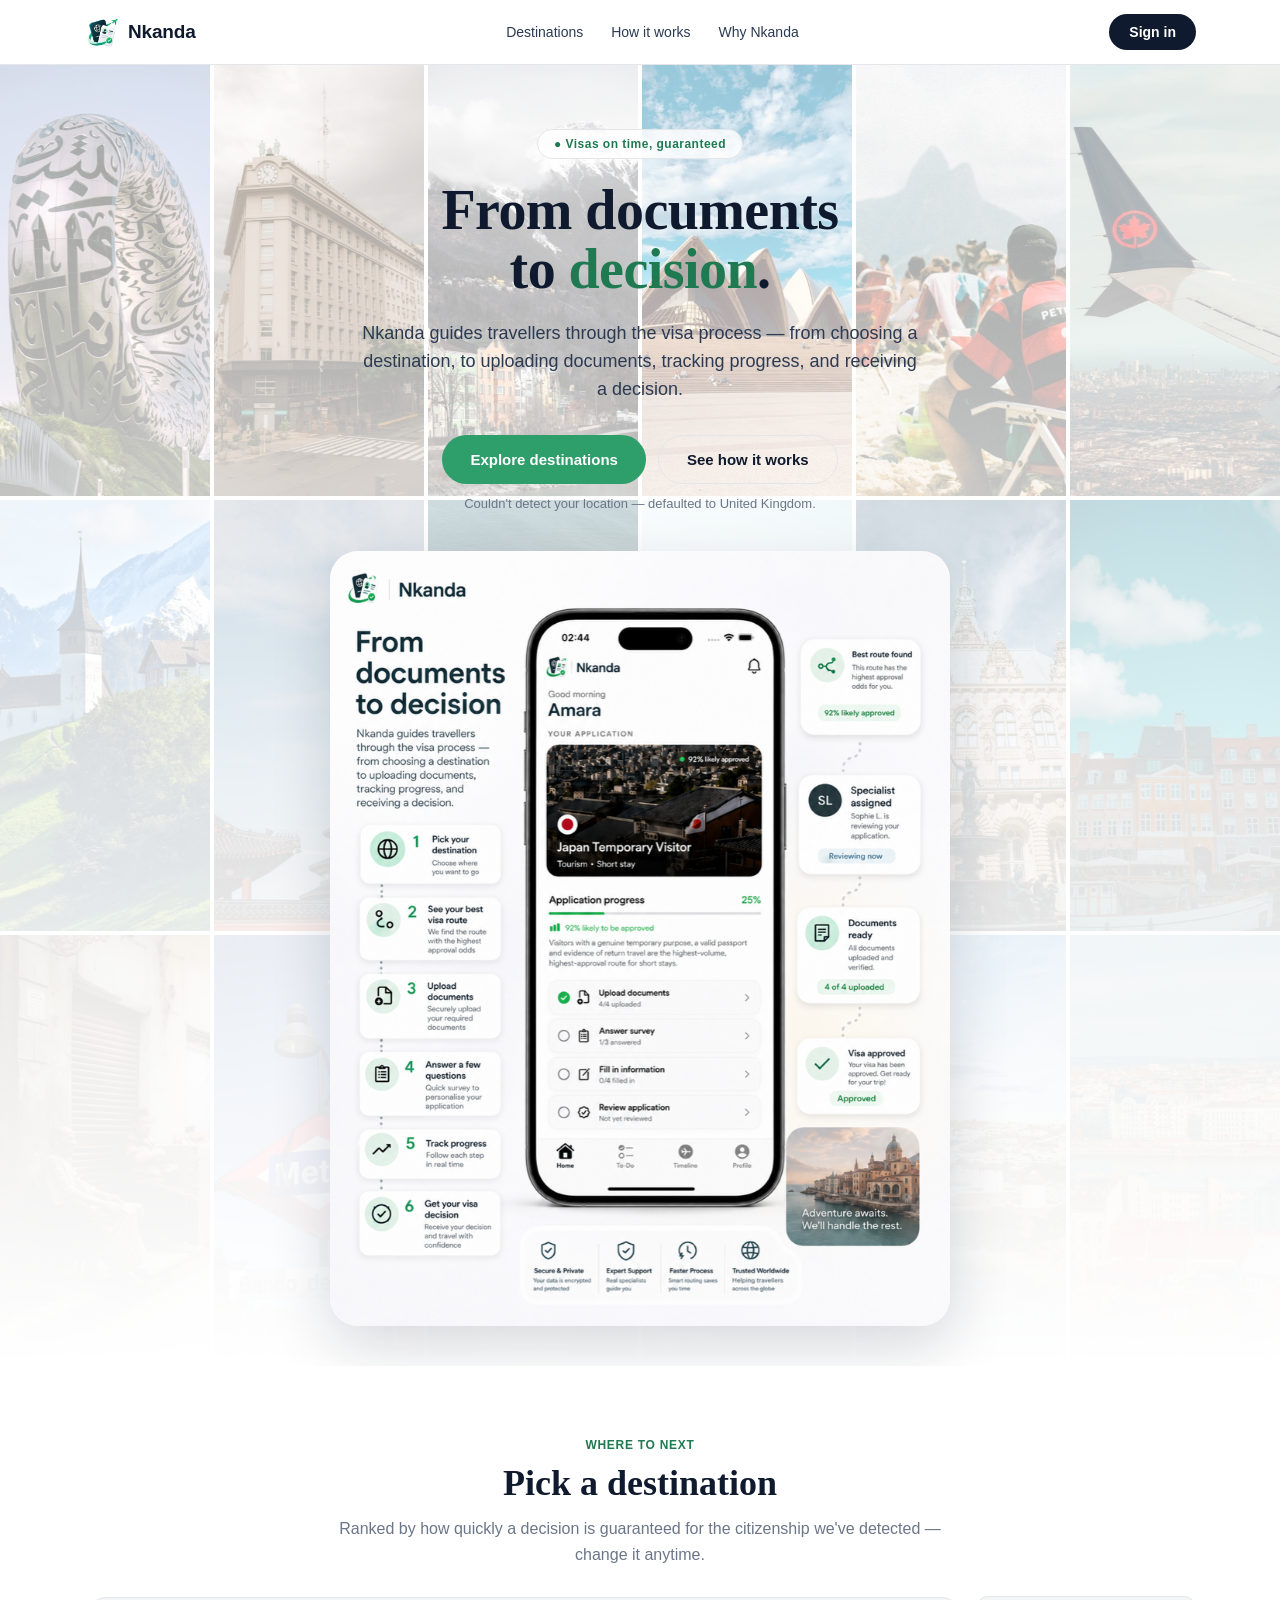
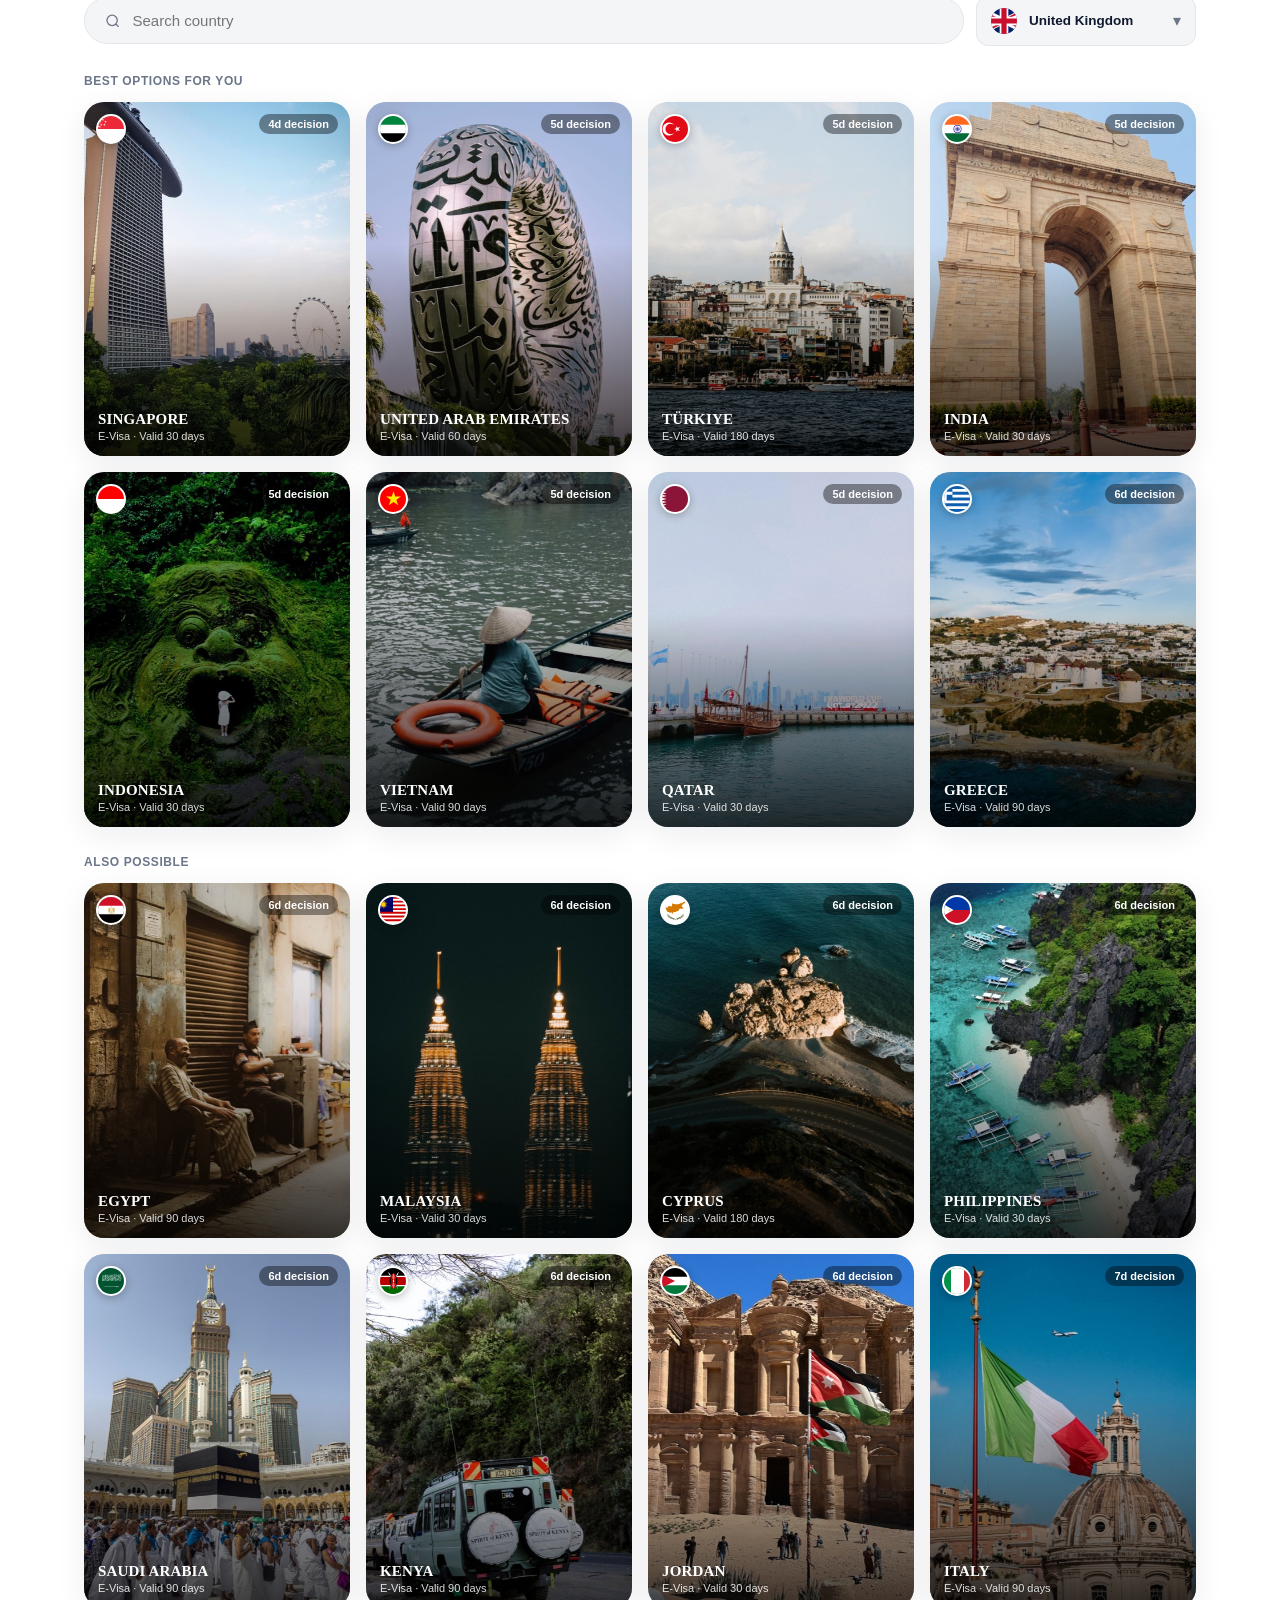
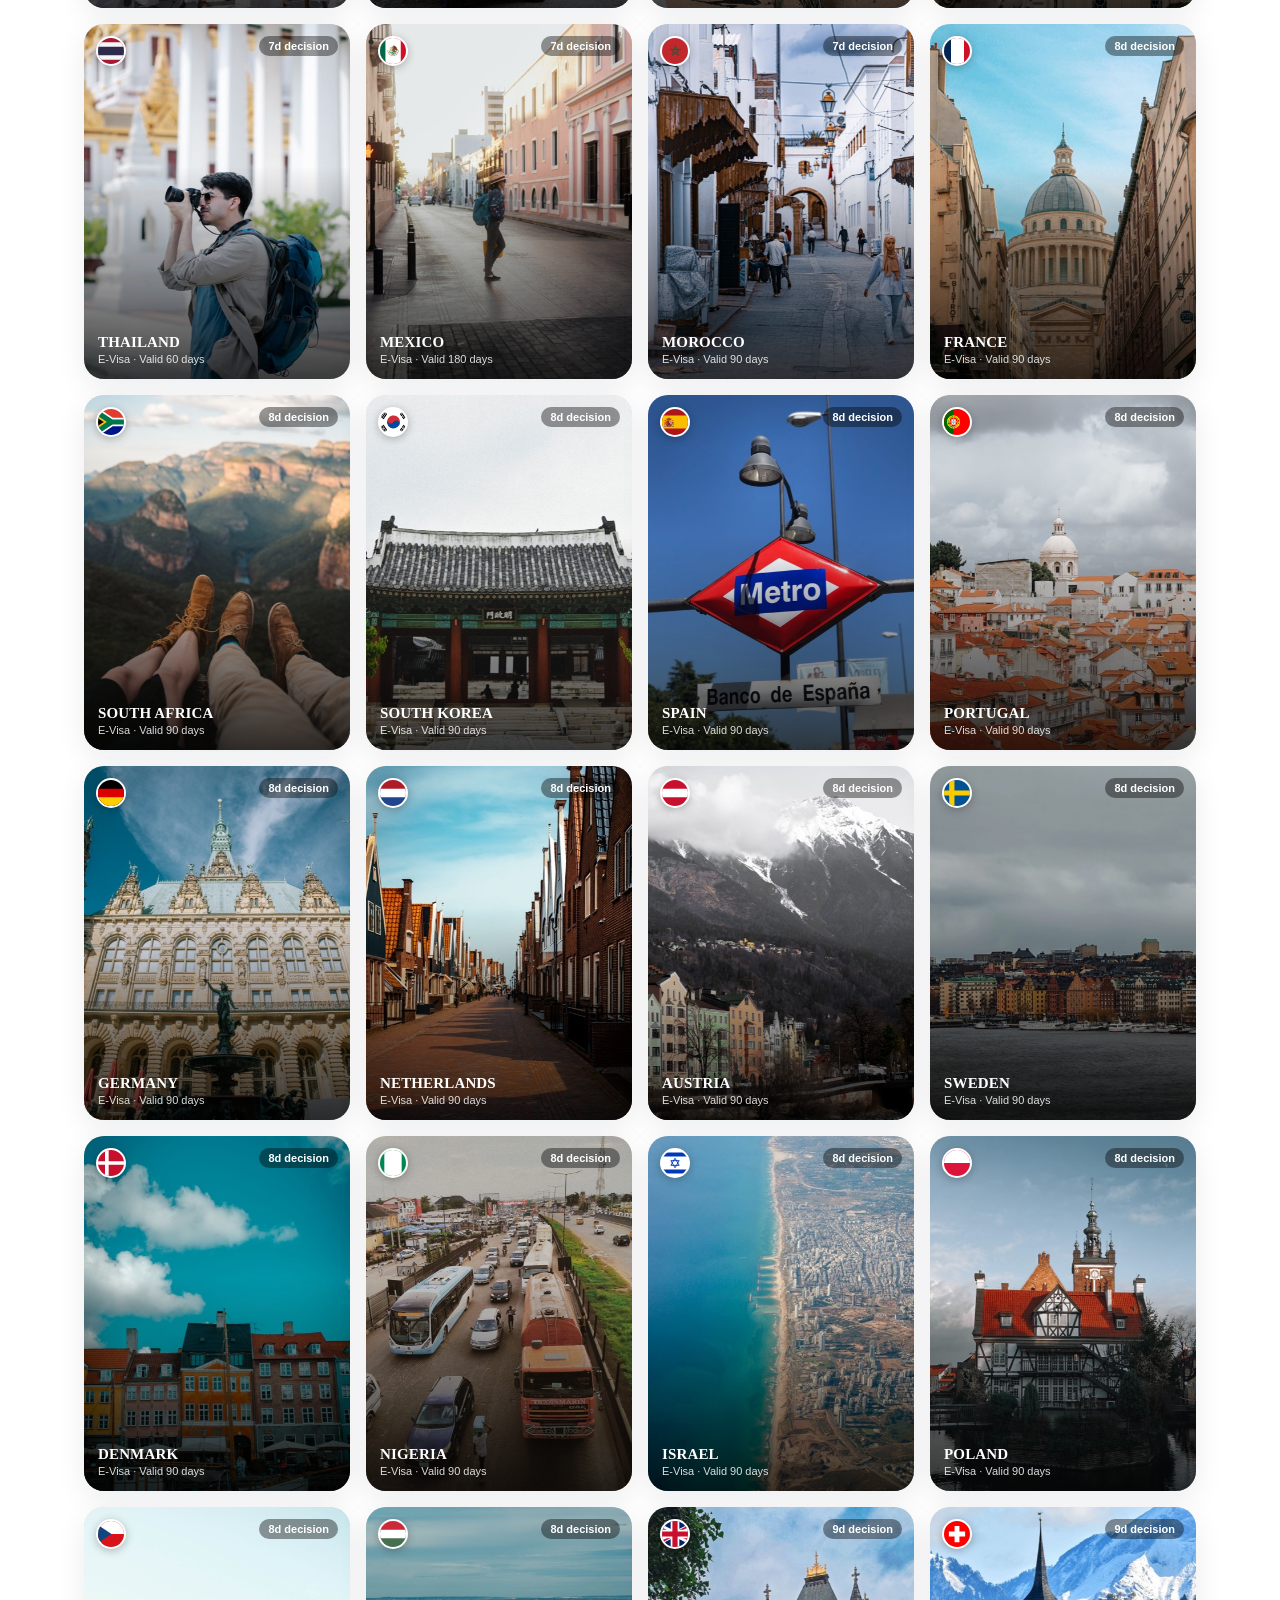
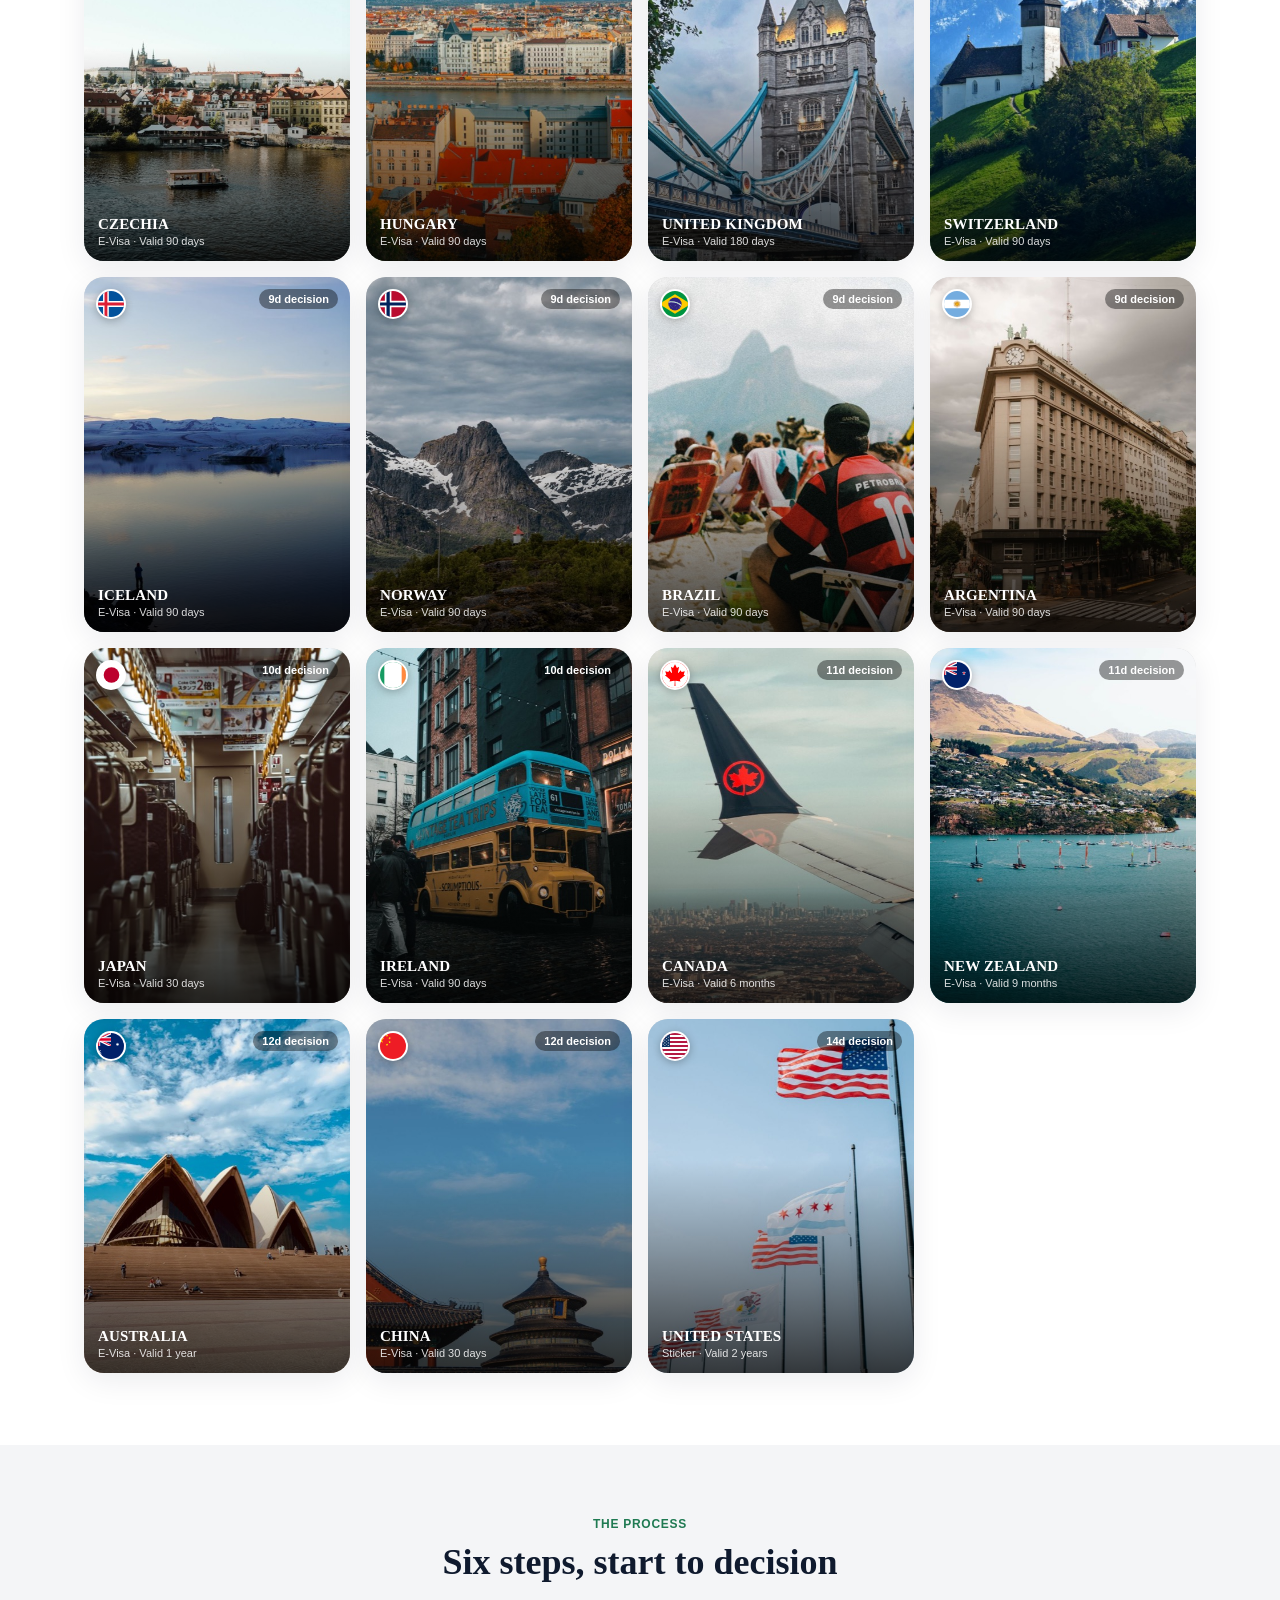
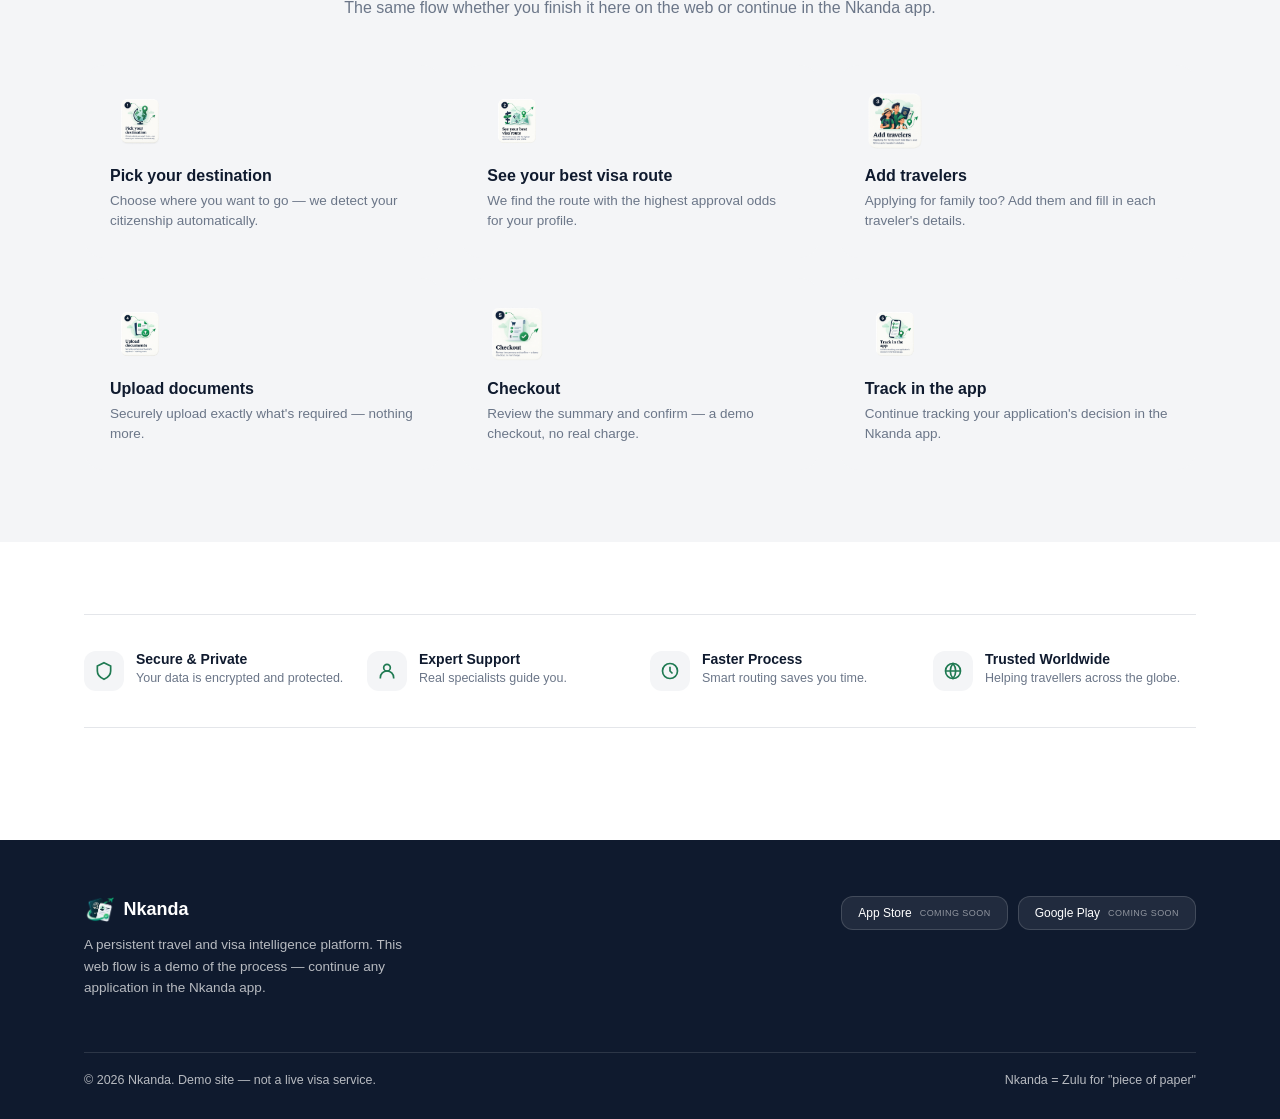
<file: index.html>
<!DOCTYPE html>
<html lang="en">
<head>
<meta charset="UTF-8">
<meta name="viewport" content="width=device-width, initial-scale=1.0">
<title>Nkanda — Apply for your visa online</title>
<meta name="description" content="Nkanda guides travellers through the visa process — from choosing a destination to uploading documents, tracking progress, and receiving a decision.">
<link rel="stylesheet" href="css/style.css">
</head>
<body>

<nav class="nav">
  <div class="nav-inner">
    <a href="index.html" class="nav-brand">
      <img src="assets/images/site/logo-icon.png" alt="Nkanda">
      Nkanda
    </a>
    <div class="nav-links">
      <a href="index.html#destinations">Destinations</a>
      <a href="index.html#how-it-works">How it works</a>
      <a href="index.html#trust">Why Nkanda</a>
    </div>
    <a href="index.html#destinations" class="nav-cta">Sign in</a>
  </div>
</nav>

<section class="hero">
  <div class="hero-photo-grid" id="hero-photo-grid"></div>
  <div class="hero-scrim"></div>
  <div class="hero-content">
    <span class="hero-eyebrow">● Visas on time, guaranteed</span>
    <h1>From documents<br>to <em>decision</em>.</h1>
    <p class="lede">Nkanda guides travellers through the visa process — from choosing a destination, to uploading documents, tracking progress, and receiving a decision.</p>
    <div class="hero-actions">
      <a href="#destinations" class="btn btn-accent">Explore destinations</a>
      <a href="#how-it-works" class="btn btn-outline">See how it works</a>
    </div>
    <p class="hero-geo" id="geo-status">Detecting your location…</p>
  </div>
  <img class="hero-infographic" src="assets/images/site/landing-infographic.png" alt="Nkanda app — from documents to decision">
</section>

<section class="section" id="destinations">
  <div class="container">
    <div class="section-head" style="margin-bottom:28px;">
      <span class="tag">Where to next</span>
      <h2>Pick a destination</h2>
      <p>Ranked by how quickly a decision is guaranteed for the citizenship we've detected — change it anytime.</p>
    </div>

    <div class="dest-toolbar">
      <div class="search-input">
        <svg width="16" height="16" viewBox="0 0 24 24" fill="none" stroke="#6b7688" stroke-width="2"><circle cx="11" cy="11" r="8"/><path d="M21 21l-4.35-4.35"/></svg>
        <input id="search" type="text" placeholder="Search country">
      </div>
      <div class="select-row" style="margin:0; width:220px; padding:11px 14px;">
        <span class="flag-sm" id="citizenship-flag"></span>
        <span class="label" id="citizenship-label" style="font-size:13.5px;">Your citizenship</span>
        <select id="citizenship-select"></select>
        <span class="chev">▾</span>
      </div>
    </div>

    <div class="tier-label">Best options for you</div>
    <div class="dest-grid" id="grid-best"></div>
    <div class="tier-label">Also possible</div>
    <div class="dest-grid" id="grid-rest"></div>
  </div>
</section>

<section class="section" id="how-it-works" style="background:var(--backdrop);">
  <div class="container">
    <div class="section-head">
      <span class="tag">The process</span>
      <h2>Six steps, start to decision</h2>
      <p>The same flow whether you finish it here on the web or continue in the Nkanda app.</p>
    </div>
    <div class="steps">
      <div class="step-card"><img class="step-icon" src="assets/images/steps/step-1.png" alt="Step 1"><h4>Pick your destination</h4><p>Choose where you want to go — we detect your citizenship automatically.</p></div>
      <div class="step-card"><img class="step-icon" src="assets/images/steps/step-2.png" alt="Step 2"><h4>See your best visa route</h4><p>We find the route with the highest approval odds for your profile.</p></div>
      <div class="step-card"><img class="step-icon" src="assets/images/steps/step-3.png" alt="Step 3"><h4>Add travelers</h4><p>Applying for family too? Add them and fill in each traveler's details.</p></div>
      <div class="step-card"><img class="step-icon" src="assets/images/steps/step-4.png" alt="Step 4"><h4>Upload documents</h4><p>Securely upload exactly what's required — nothing more.</p></div>
      <div class="step-card"><img class="step-icon" src="assets/images/steps/step-5.png" alt="Step 5"><h4>Checkout</h4><p>Review the summary and confirm — a demo checkout, no real charge.</p></div>
      <div class="step-card"><img class="step-icon" src="assets/images/steps/step-6.png" alt="Step 6"><h4>Track in the app</h4><p>Continue tracking your application's decision in the Nkanda app.</p></div>
    </div>
  </div>
</section>

<section class="section" id="trust">
  <div class="container">
    <div class="trust-strip">
      <div class="trust-item">
        <div class="icon"><svg viewBox="0 0 24 24" fill="none" stroke-width="2"><path d="M12 2l8 4v6c0 5-3.5 8-8 10-4.5-2-8-5-8-10V6l8-4z"/></svg></div>
        <div><h4>Secure & Private</h4><p>Your data is encrypted and protected.</p></div>
      </div>
      <div class="trust-item">
        <div class="icon"><svg viewBox="0 0 24 24" fill="none" stroke-width="2"><circle cx="12" cy="8" r="4"/><path d="M4 21v-1a8 8 0 0116 0v1"/></svg></div>
        <div><h4>Expert Support</h4><p>Real specialists guide you.</p></div>
      </div>
      <div class="trust-item">
        <div class="icon"><svg viewBox="0 0 24 24" fill="none" stroke-width="2"><circle cx="12" cy="12" r="9"/><path d="M12 7v5l3 3"/></svg></div>
        <div><h4>Faster Process</h4><p>Smart routing saves you time.</p></div>
      </div>
      <div class="trust-item">
        <div class="icon"><svg viewBox="0 0 24 24" fill="none" stroke-width="2"><circle cx="12" cy="12" r="9"/><path d="M3 12h18M12 3a14 14 0 010 18 14 14 0 010-18z"/></svg></div>
        <div><h4>Trusted Worldwide</h4><p>Helping travellers across the globe.</p></div>
      </div>
    </div>
  </div>
</section>

<footer class="footer">
  <div class="container">
    <div class="footer-top">
      <div>
        <div class="footer-brand"><img src="assets/images/site/logo-icon.png" alt=""> Nkanda</div>
        <p style="max-width:320px; font-size:13.5px; margin-top:12px; line-height:1.6;">A persistent travel and visa intelligence platform. This web flow is a demo of the process — continue any application in the Nkanda app.</p>
      </div>
      <div class="app-badges">
        <div class="app-badge"> App Store<span class="coming">COMING SOON</span></div>
        <div class="app-badge"> Google Play<span class="coming">COMING SOON</span></div>
      </div>
    </div>
    <div class="footer-bottom">
      <span>© 2026 Nkanda. Demo site — not a live visa service.</span>
      <span>Nkanda = Zulu for "piece of paper"</span>
    </div>
  </div>
</footer>

<script src="js/data.js"></script>
<script src="js/geo.js"></script>
<script src="js/main.js"></script>
</body>
</html>
</file>
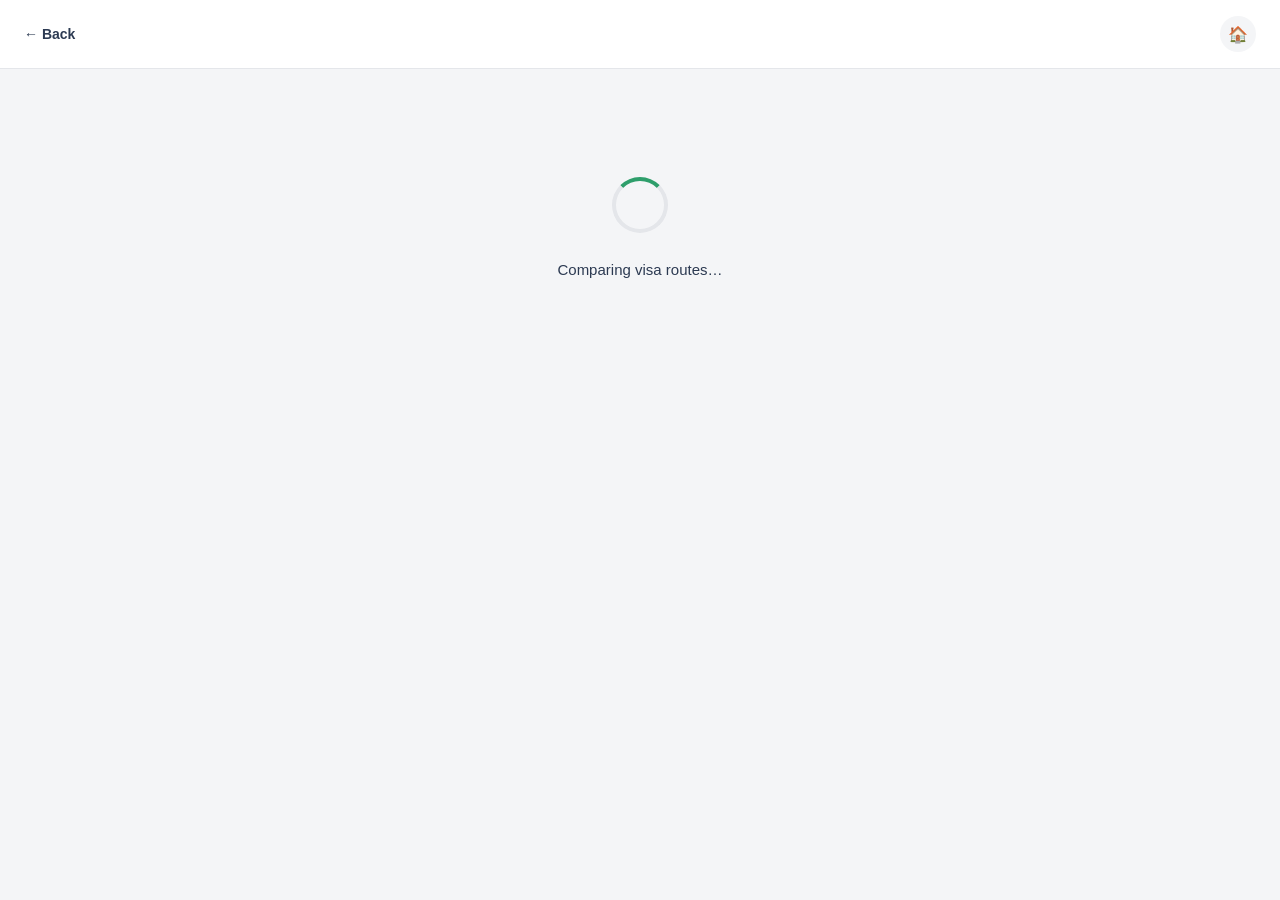
<file: apply.html>
<!DOCTYPE html>
<html lang="en">
<head>
<meta charset="UTF-8">
<meta name="viewport" content="width=device-width, initial-scale=1.0">
<title>Apply — Nkanda</title>
<link rel="stylesheet" href="css/style.css">
</head>
<body>

<div class="flow-shell">
  <div class="flow-topbar">
    <a href="#" id="back-link" class="flow-back">← Back</a>
    <div class="flow-tabs" id="flow-tabs" style="display:none;">
      <div class="flow-tab" data-tab="travelers">Travelers</div>
      <div class="flow-tab" data-tab="docs">Docs</div>
      <div class="flow-tab" data-tab="checkout">Checkout</div>
    </div>
    <a href="index.html" class="flow-home-btn" title="Home">🏠</a>
  </div>

  <div class="flow-body">

    <!-- Step: loading -->
    <div class="flow-step" id="step-loading">
      <div class="loading-wrap">
        <div class="spinner"></div>
        <div class="loading-msg" id="loading-msg">Checking your profile…</div>
      </div>
    </div>

    <!-- Step: match -->
    <div class="flow-step" id="step-match" style="display:none;">
      <h2 class="flow-step-title">Best route found</h2>
      <p class="flow-step-sub" id="match-sub">Based on your citizenship and destination</p>
      <div id="match-card"></div>
    </div>

    <!-- Step: travelers -->
    <div class="flow-step" id="step-travelers" style="display:none;">
      <h2 class="flow-step-title">Who's going on this trip?</h2>
      <p class="flow-step-sub">You can add all travelers or continue solo</p>
      <div id="traveler-list"></div>
      <button class="add-traveler-btn" id="add-traveler-btn">+ Add traveler</button>
    </div>

    <!-- Step: details -->
    <div class="flow-step" id="step-details" style="display:none;">
      <h2 class="flow-step-title">Traveler details</h2>
      <p class="flow-step-sub">A few facts per traveler — this is what pre-fills the actual application.</p>
      <div id="details-forms"></div>
    </div>

    <!-- Step: docs -->
    <div class="flow-step" id="step-docs" style="display:none;">
      <h2 class="flow-step-title">The essential documents</h2>
      <p class="flow-step-sub" id="docs-sub"></p>
      <div id="docs-list"></div>
      <div class="vault-note"><span>🔒</span> <span><strong>NkandaVault</strong> — your data is protected with AES-256 encryption for maximum security.</span></div>
    </div>

    <!-- Step: checkout -->
    <div class="flow-step" id="step-checkout" style="display:none;">
      <h2 class="flow-step-title">Checkout</h2>
      <p class="flow-step-sub">This is a demo — no real payment is processed.</p>
      <div class="apply-card" style="margin:0 auto;">
        <div id="summary-rows"></div>
        <div class="pay-form">
          <input type="text" id="pay-name" placeholder="Name on card" autocomplete="off">
          <input type="text" id="pay-number" placeholder="Card number (demo — any digits)" autocomplete="off" maxlength="19">
          <div class="pay-row-2">
            <input type="text" id="pay-expiry" placeholder="MM/YY" autocomplete="off" maxlength="5">
            <input type="text" id="pay-cvc" placeholder="CVC" autocomplete="off" maxlength="4">
          </div>
          <div class="field-error" id="pay-error">Fill in every field to continue — this is a demo, no real card is charged.</div>
        </div>
        <p class="demo-note">🔒 Demo checkout only. No card network is contacted and nothing is charged.</p>
      </div>
    </div>

    <!-- Step: success -->
    <div class="flow-step" id="step-success" style="display:none;">
      <div class="success-wrap">
        <div class="success-check">✓</div>
        <h2>Application submitted</h2>
        <p id="success-sub">Your visa application has been received and is being tracked.</p>
        <div style="display:flex; gap:12px; justify-content:center; flex-wrap:wrap;">
          <a href="index.html" class="btn btn-outline">Back to Nkanda.com</a>
          <a href="#" class="btn btn-primary">Continue in the Nkanda app</a>
        </div>
      </div>
    </div>

  </div>

  <div class="flow-footer-bar" id="footer-bar" style="display:none;">
    <div class="inner">
      <button class="btn btn-outline" id="footer-secondary" style="display:none;">Back</button>
      <button class="btn btn-primary btn-block" id="footer-primary">Continue</button>
    </div>
  </div>
</div>

<script src="js/data.js"></script>
<script src="js/apply.js"></script>
</body>
</html>
</file>
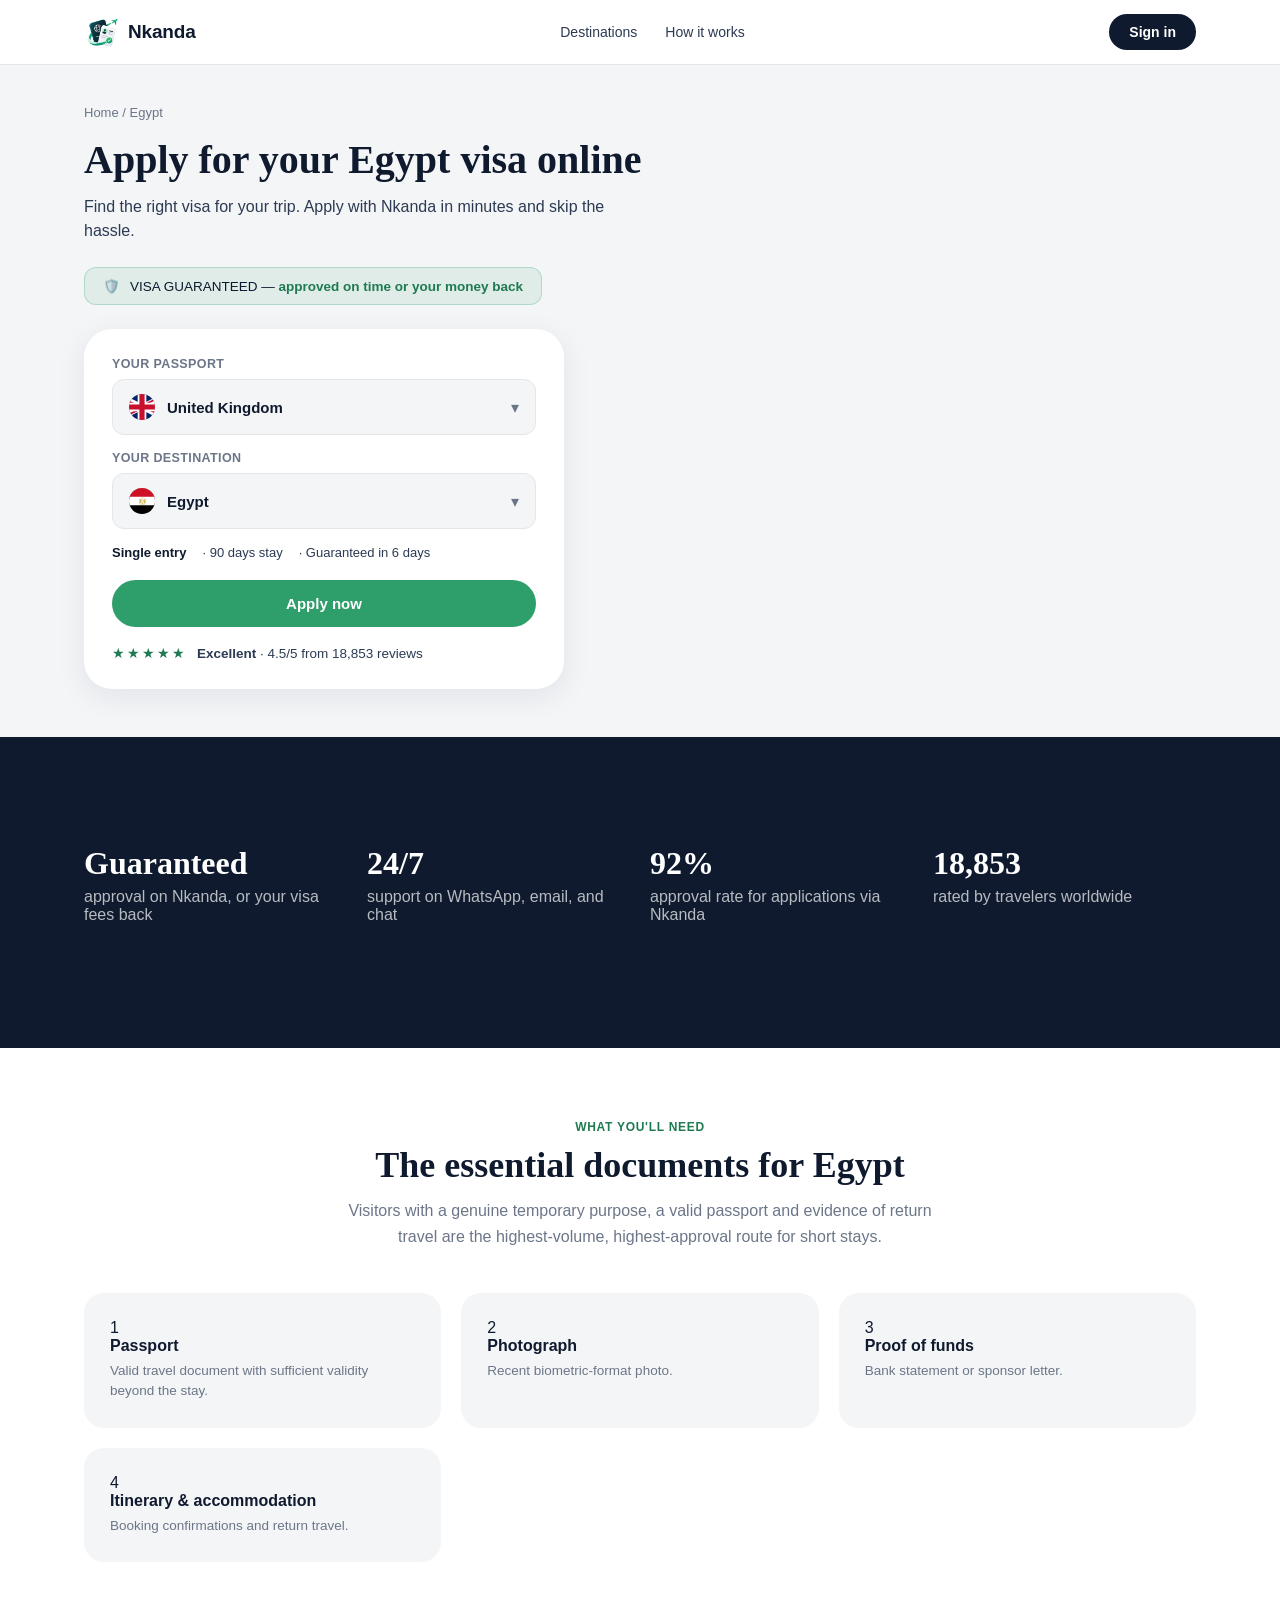
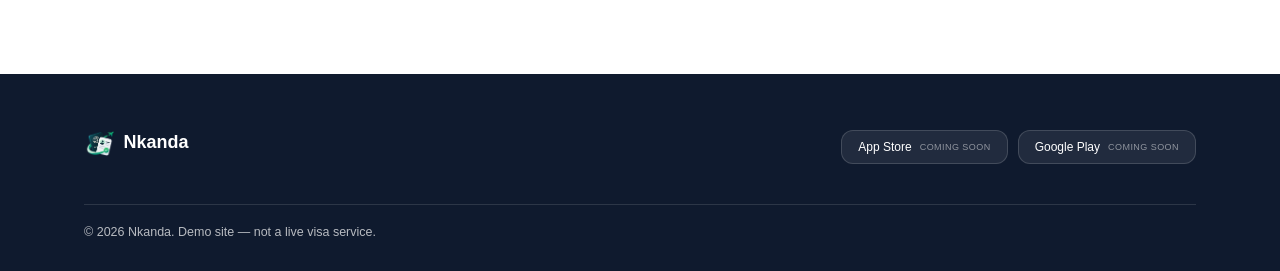
<file: destination.html>
<!DOCTYPE html>
<html lang="en">
<head>
<meta charset="UTF-8">
<meta name="viewport" content="width=device-width, initial-scale=1.0">
<title>Apply for your visa online — Nkanda</title>
<link rel="stylesheet" href="css/style.css">
</head>
<body>

<nav class="nav">
  <div class="nav-inner">
    <a href="index.html" class="nav-brand">
      <img src="assets/images/site/logo-icon.png" alt="Nkanda">
      Nkanda
    </a>
    <div class="nav-links">
      <a href="index.html#destinations">Destinations</a>
      <a href="index.html#how-it-works">How it works</a>
    </div>
    <a href="index.html#destinations" class="nav-cta">Sign in</a>
  </div>
</nav>

<section class="apply-hero">
  <div class="container">
    <div class="breadcrumb"><a href="index.html">Home</a> / <span id="bc-country">Destination</span></div>
    <h1 class="apply-title">Apply for your <span id="title-country">…</span> visa online</h1>
    <p class="apply-sub">Find the right visa for your trip. Apply with Nkanda in minutes and skip the hassle.</p>

    <div class="guarantee-pill">
      <span>🛡️</span>
      <span>VISA GUARANTEED — <strong>approved on time or your money back</strong></span>
    </div>

    <div class="apply-card">
      <label class="field-label">Your passport</label>
      <div class="select-row">
        <span class="flag-sm" id="passport-flag"></span>
        <span class="label" id="passport-label">Select</span>
        <select id="passport-select"></select>
        <span class="chev">▾</span>
      </div>

      <label class="field-label">Your destination</label>
      <div class="select-row">
        <span class="flag-sm" id="dest-flag"></span>
        <span class="label" id="dest-label">Select</span>
        <select id="dest-select"></select>
        <span class="chev">▾</span>
      </div>

      <div class="route-meta" id="route-meta"></div>

      <button class="btn btn-accent btn-block" id="apply-btn">Apply now</button>

      <div class="rating-row">
        <span class="stars">★★★★★</span>
        <span><strong>Excellent</strong> · 4.5/5 from 18,853 reviews</span>
      </div>
    </div>
  </div>
</section>

<section class="section" style="background:var(--ink); color:#fff;">
  <div class="container">
    <div class="trust-strip" style="border:none;">
      <div><h2 style="font-family:var(--serif); font-size:32px; margin:0;">Guaranteed</h2><p style="color:rgba(255,255,255,0.7); margin-top:6px;">approval on Nkanda, or your visa fees back</p></div>
      <div><h2 style="font-family:var(--serif); font-size:32px; margin:0;">24/7</h2><p style="color:rgba(255,255,255,0.7); margin-top:6px;">support on WhatsApp, email, and chat</p></div>
      <div><h2 style="font-family:var(--serif); font-size:32px; margin:0;" id="stat-approval">98%</h2><p style="color:rgba(255,255,255,0.7); margin-top:6px;">approval rate for applications via Nkanda</p></div>
      <div><h2 style="font-family:var(--serif); font-size:32px; margin:0;">18,853</h2><p style="color:rgba(255,255,255,0.7); margin-top:6px;">rated by travelers worldwide</p></div>
    </div>
  </div>
</section>

<section class="section" id="requirements-section">
  <div class="container">
    <div class="section-head">
      <span class="tag">What you'll need</span>
      <h2 id="req-heading">Evidence needed</h2>
      <p id="req-sub"></p>
    </div>
    <div class="steps" id="req-docs"></div>
  </div>
</section>

<footer class="footer">
  <div class="container">
    <div class="footer-top">
      <div class="footer-brand"><img src="assets/images/site/logo-icon.png" alt=""> Nkanda</div>
      <div class="app-badges">
        <div class="app-badge">App Store<span class="coming">COMING SOON</span></div>
        <div class="app-badge">Google Play<span class="coming">COMING SOON</span></div>
      </div>
    </div>
    <div class="footer-bottom">
      <span>© 2026 Nkanda. Demo site — not a live visa service.</span>
    </div>
  </div>
</footer>

<script src="js/data.js"></script>
<script src="js/destination.js"></script>
</body>
</html>
</file>
<file: css/style.css>
:root {
  --ink: #0f1a2e;
  --ink-soft: #2c3a52;
  --subink: #6b7688;
  --accent: #2e9e6b;
  --accent-dark: #1f7a52;
  --backdrop: #f4f5f7;
  --surface: #ffffff;
  --hairline: #e4e6ea;
  --radius-lg: 28px;
  --radius-md: 20px;
  --radius-sm: 12px;
  --shadow-card: 0 8px 30px rgba(15, 26, 46, 0.08);
  --shadow-lift: 0 20px 60px rgba(15, 26, 46, 0.16);
  --serif: "Iowan Old Style", "Palatino Linotype", Georgia, "Times New Roman", serif;
  --sans: -apple-system, BlinkMacSystemFont, "Segoe UI", Roboto, Helvetica, Arial, sans-serif;
}

* { box-sizing: border-box; }
html, body { margin: 0; padding: 0; overflow-x: hidden; }

body {
  font-family: var(--sans);
  color: var(--ink);
  background: var(--surface);
  -webkit-font-smoothing: antialiased;
}

a { color: inherit; text-decoration: none; }
img { max-width: 100%; display: block; }
button { font-family: inherit; cursor: pointer; border: none; background: none; }

.container {
  max-width: 1160px;
  margin: 0 auto;
  padding: 0 24px;
}

/* ---------- Nav ---------- */
.nav {
  position: sticky;
  top: 0;
  z-index: 50;
  background: rgba(255, 255, 255, 0.85);
  backdrop-filter: blur(16px);
  border-bottom: 1px solid var(--hairline);
}
.nav-inner {
  display: flex;
  align-items: center;
  justify-content: space-between;
  padding: 14px 24px;
  max-width: 1160px;
  margin: 0 auto;
}
.nav-brand {
  display: flex;
  align-items: center;
  gap: 10px;
  font-weight: 700;
  font-size: 19px;
  letter-spacing: -0.01em;
}
.nav-brand img { height: 30px; width: auto; }
.nav-links { display: flex; align-items: center; gap: 28px; font-size: 14px; font-weight: 500; color: var(--ink-soft); }
.nav-links a:hover { color: var(--ink); }
.nav-cta {
  background: var(--ink);
  color: #fff;
  padding: 10px 20px;
  border-radius: 999px;
  font-size: 14px;
  font-weight: 600;
}

/* ---------- Buttons ---------- */
.btn {
  display: inline-flex;
  align-items: center;
  justify-content: center;
  gap: 8px;
  padding: 15px 28px;
  border-radius: 999px;
  font-size: 15px;
  font-weight: 600;
  transition: transform 0.15s ease, box-shadow 0.15s ease, opacity 0.15s ease;
}
.btn:active { transform: scale(0.97); }
.btn-primary { background: var(--ink); color: #fff; }
.btn-primary:hover { box-shadow: var(--shadow-card); }
.btn-accent { background: var(--accent); color: #fff; }
.btn-accent:hover { background: var(--accent-dark); }
.btn-ghost { background: var(--backdrop); color: var(--ink); }
.btn-outline { background: transparent; border: 1.5px solid var(--hairline); color: var(--ink); }
.btn-block { width: 100%; }
.btn:disabled { opacity: 0.4; cursor: not-allowed; }

/* ---------- Hero ---------- */
.hero {
  position: relative;
  padding: 64px 0 40px;
  overflow: hidden;
}
.hero-photo-grid {
  position: absolute;
  inset: 0;
  display: grid;
  grid-template-columns: repeat(6, 1fr);
  grid-template-rows: repeat(3, 1fr);
  gap: 4px;
  opacity: 0.9;
  z-index: 0;
}
.hero-photo-grid div {
  background-size: cover;
  background-position: center;
  width: 100%;
  height: 100%;
}
.hero-scrim {
  position: absolute;
  inset: 0;
  background: linear-gradient(180deg, rgba(255,255,255,0.55) 0%, rgba(255,255,255,0.85) 55%, #fff 100%);
  z-index: 1;
}
.hero-content {
  position: relative;
  z-index: 2;
  text-align: center;
  max-width: 720px;
  margin: 0 auto;
  padding: 0 24px;
}
.hero-eyebrow {
  display: inline-flex;
  align-items: center;
  gap: 8px;
  background: rgba(255,255,255,0.8);
  border: 1px solid var(--hairline);
  padding: 7px 16px;
  border-radius: 999px;
  font-size: 12px;
  font-weight: 700;
  letter-spacing: 0.04em;
  color: var(--accent-dark);
  margin-bottom: 22px;
}
.hero h1 {
  font-family: var(--serif);
  font-size: 56px;
  line-height: 1.06;
  letter-spacing: -0.01em;
  margin: 0 0 20px;
}
.hero h1 em { color: var(--accent-dark); font-style: normal; }
.hero p.lede {
  font-size: 18px;
  color: var(--ink-soft);
  line-height: 1.55;
  margin: 0 auto 32px;
  max-width: 560px;
}
.hero-actions { display: flex; gap: 12px; justify-content: center; flex-wrap: wrap; margin-bottom: 12px; }
.hero-geo {
  font-size: 13px;
  color: var(--subink);
  margin-top: 10px;
}
.hero-geo strong { color: var(--ink); }

.hero-infographic {
  position: relative;
  z-index: 2;
  max-width: 620px;
  margin: 40px auto 0;
  border-radius: var(--radius-lg);
  box-shadow: var(--shadow-lift);
  overflow: hidden;
}

/* ---------- Sections ---------- */
.section { padding: 72px 0; }
.section-head { text-align: center; max-width: 620px; margin: 0 auto 44px; }
.section-head .tag {
  font-size: 12px; font-weight: 700; letter-spacing: 0.06em; color: var(--accent-dark);
  text-transform: uppercase; margin-bottom: 10px; display: block;
}
.section-head h2 { font-family: var(--serif); font-size: 36px; margin: 0 0 12px; }
.section-head p { color: var(--subink); font-size: 16px; line-height: 1.6; margin: 0; }

/* ---------- Destination grid ---------- */
.dest-toolbar {
  display: flex;
  gap: 12px;
  align-items: center;
  margin-bottom: 28px;
  flex-wrap: wrap;
}
.search-input {
  flex: 1;
  min-width: 220px;
  display: flex;
  align-items: center;
  gap: 10px;
  background: var(--backdrop);
  border: 1px solid var(--hairline);
  border-radius: 999px;
  padding: 13px 20px;
}
.search-input input {
  border: none; background: none; outline: none; font-size: 15px; width: 100%; color: var(--ink);
  font-family: inherit;
}
.tier-label {
  font-size: 12px; font-weight: 700; letter-spacing: 0.05em; text-transform: uppercase;
  color: var(--subink); margin: 28px 0 14px;
}

.dest-grid {
  display: grid;
  grid-template-columns: repeat(4, 1fr);
  gap: 16px;
}
.dest-card {
  position: relative;
  border-radius: var(--radius-md);
  overflow: hidden;
  aspect-ratio: 3/4;
  cursor: pointer;
  background: #ddd;
  box-shadow: var(--shadow-card);
  transition: transform 0.2s ease;
}
.dest-card:hover { transform: translateY(-4px); }
.dest-card img.bg { position: absolute; inset: 0; width: 100%; height: 100%; object-fit: cover; }
.dest-card .grad { position: absolute; inset: 0; background: linear-gradient(180deg, rgba(0,0,0,0) 40%, rgba(0,0,0,0.75) 100%); }
.dest-card .flag {
  position: absolute; top: 12px; left: 12px; width: 30px; height: 30px; border-radius: 50%;
  overflow: hidden; border: 2px solid rgba(255,255,255,0.7); box-shadow: 0 2px 8px rgba(0,0,0,0.25);
  background: #fff;
}
.dest-card .flag img { width: 100%; height: 100%; object-fit: cover; }
.dest-card .meta { position: absolute; bottom: 0; left: 0; right: 0; padding: 14px; color: #fff; }
.dest-card .meta .name { font-family: var(--serif); font-weight: 700; font-size: 15px; letter-spacing: 0.01em; }
.dest-card .meta .sub { font-size: 11px; opacity: 0.85; margin-top: 2px; }
.dest-card .badge {
  position: absolute; top: 12px; right: 12px; background: rgba(0,0,0,0.4); color: #fff;
  font-size: 11px; font-weight: 700; padding: 4px 9px; border-radius: 999px;
}

/* ---------- Trust strip ---------- */
.trust-strip {
  display: grid;
  grid-template-columns: repeat(4, 1fr);
  gap: 20px;
  padding: 36px 0;
  border-top: 1px solid var(--hairline);
  border-bottom: 1px solid var(--hairline);
}
.trust-item { display: flex; gap: 12px; align-items: flex-start; }
.trust-item .icon {
  width: 40px; height: 40px; border-radius: 12px; background: var(--backdrop);
  display: flex; align-items: center; justify-content: center; flex-shrink: 0;
}
.trust-item .icon svg { width: 20px; height: 20px; stroke: var(--accent-dark); }
.trust-item h4 { margin: 0 0 3px; font-size: 14px; }
.trust-item p { margin: 0; font-size: 12.5px; color: var(--subink); line-height: 1.4; }

/* ---------- How it works ---------- */
.steps { display: grid; grid-template-columns: repeat(3, 1fr); gap: 20px; }
.step-card {
  background: var(--backdrop);
  border-radius: var(--radius-md);
  padding: 26px;
}
.step-icon {
  width: 60px; height: 60px; margin-bottom: 16px; object-fit: contain;
}
.step-card h4 { margin: 0 0 6px; font-size: 16px; }
.step-card p { margin: 0; font-size: 13.5px; color: var(--subink); line-height: 1.5; }

/* ---------- Footer ---------- */
.footer {
  background: var(--ink);
  color: rgba(255,255,255,0.7);
  padding: 56px 0 32px;
  margin-top: 40px;
}
.footer-top { display: flex; justify-content: space-between; align-items: flex-start; flex-wrap: wrap; gap: 32px; margin-bottom: 40px; }
.footer-brand { display: flex; align-items: center; gap: 10px; color: #fff; font-weight: 700; font-size: 18px; }
.footer-brand img { height: 26px; }
.app-badges { display: flex; gap: 10px; flex-wrap: wrap; }
.app-badge {
  display: flex; align-items: center; gap: 8px; background: rgba(255,255,255,0.08);
  border: 1px solid rgba(255,255,255,0.15); padding: 9px 16px; border-radius: 12px; font-size: 12px; color: #fff;
}
.app-badge .coming { font-size: 9px; letter-spacing: 0.05em; color: rgba(255,255,255,0.5); display: block; }
.footer-bottom { border-top: 1px solid rgba(255,255,255,0.12); padding-top: 20px; font-size: 12.5px; display: flex; justify-content: space-between; flex-wrap: wrap; gap: 12px; }

/* ---------- Apply / flow pages ---------- */
.apply-hero {
  background: var(--backdrop);
  padding: 40px 0 48px;
}
.breadcrumb { font-size: 13px; color: var(--subink); margin-bottom: 16px; }
.breadcrumb a { color: var(--subink); }
.breadcrumb a:hover { color: var(--ink); }
.apply-title { font-family: var(--serif); font-size: 40px; margin: 0 0 12px; max-width: 620px; }
.apply-sub { color: var(--ink-soft); font-size: 16px; max-width: 560px; margin: 0 0 24px; line-height: 1.5; }

.guarantee-pill {
  display: inline-flex; align-items: center; gap: 10px; background: rgba(46,158,107,0.1);
  border: 1px solid rgba(46,158,107,0.25); padding: 10px 18px; border-radius: var(--radius-sm);
  font-size: 13.5px; margin-bottom: 24px;
}
.guarantee-pill strong { color: var(--accent-dark); }

.apply-card {
  background: var(--surface);
  border-radius: var(--radius-lg);
  padding: 28px;
  box-shadow: var(--shadow-card);
  max-width: 480px;
}
.field-label { font-size: 12.5px; font-weight: 700; color: var(--subink); text-transform: uppercase; letter-spacing: 0.03em; margin-bottom: 8px; display: block; }
.select-row {
  display: flex; align-items: center; gap: 12px; background: var(--backdrop); border: 1px solid var(--hairline);
  border-radius: var(--radius-sm); padding: 14px 16px; margin-bottom: 16px; cursor: pointer; position: relative;
}
.select-row .flag-sm { width: 26px; height: 26px; border-radius: 50%; overflow: hidden; flex-shrink: 0; background: #fff; }
.select-row .flag-sm img { width: 100%; height: 100%; object-fit: cover; }
.select-row .label { flex: 1; font-size: 15px; font-weight: 600; }
.select-row select {
  position: absolute; inset: 0; opacity: 0; width: 100%; height: 100%; cursor: pointer;
}
.select-row .chev { color: var(--subink); }
.route-meta { display: flex; gap: 16px; font-size: 13px; color: var(--ink-soft); margin-bottom: 20px; flex-wrap: wrap; }
.route-meta b { color: var(--ink); }

.rating-row { display: flex; align-items: center; gap: 10px; margin-top: 18px; font-size: 13.5px; color: var(--ink-soft); }
.stars { color: var(--accent-dark); letter-spacing: 2px; }

/* ---------- Flow shell (multi-step app) ---------- */
.flow-shell { min-height: 100vh; background: var(--backdrop); }
.flow-topbar {
  display: flex; align-items: center; justify-content: space-between; padding: 16px 24px;
  background: var(--surface); border-bottom: 1px solid var(--hairline);
}
.flow-back { display: flex; align-items: center; gap: 8px; font-size: 14px; font-weight: 600; color: var(--ink-soft); }
.flow-tabs { display: flex; gap: 4px; background: var(--backdrop); border-radius: 999px; padding: 4px; }
.flow-tab {
  padding: 9px 18px; border-radius: 999px; font-size: 13.5px; font-weight: 600; color: var(--subink);
  display: flex; align-items: center; gap: 6px;
}
.flow-tab.active { background: var(--surface); color: var(--ink); box-shadow: var(--shadow-card); }
.flow-tab.done { color: var(--accent-dark); }
.flow-home-btn { width: 36px; height: 36px; border-radius: 50%; background: var(--backdrop); display: flex; align-items: center; justify-content: center; }

.flow-body { max-width: 640px; margin: 0 auto; padding: 48px 24px 120px; }
.flow-step-title { font-family: var(--serif); font-size: 30px; text-align: center; margin: 0 0 8px; }
.flow-step-sub { text-align: center; color: var(--subink); font-size: 15px; margin: 0 0 36px; }

.loading-wrap { display: flex; flex-direction: column; align-items: center; padding: 60px 0; }
.spinner {
  width: 56px; height: 56px; border-radius: 50%; border: 4px solid var(--hairline);
  border-top-color: var(--accent); animation: spin 0.9s linear infinite; margin-bottom: 28px;
}
@keyframes spin { to { transform: rotate(360deg); } }
.loading-msg { font-size: 15px; color: var(--ink-soft); font-weight: 500; min-height: 22px; text-align: center; }

.route-result-card {
  background: var(--surface); border-radius: var(--radius-lg); padding: 24px; box-shadow: var(--shadow-card);
  margin-bottom: 20px; border: 1px solid var(--hairline);
}
.route-result-card .top { display: flex; justify-content: space-between; align-items: flex-start; margin-bottom: 14px; }
.route-result-card .cat { font-size: 11px; font-weight: 700; letter-spacing: 0.05em; color: var(--subink); text-transform: uppercase; }
.route-result-card .name { font-size: 19px; font-weight: 700; margin-top: 2px; }
.route-result-card .chance { text-align: right; }
.route-result-card .chance .pct { font-size: 22px; font-weight: 800; color: var(--accent-dark); }
.route-result-card .chance .lbl { font-size: 10.5px; color: var(--subink); text-transform: uppercase; }
.route-result-card .why { font-size: 13.5px; color: var(--ink-soft); line-height: 1.5; margin-bottom: 14px; }
.route-result-card .stats { display: flex; gap: 18px; font-size: 12.5px; color: var(--subink); border-top: 1px solid var(--hairline); padding-top: 14px; }

.traveler-card {
  background: var(--surface); border-radius: var(--radius-md); padding: 20px; margin-bottom: 12px;
  display: flex; align-items: center; gap: 14px; box-shadow: var(--shadow-card); border: 1px solid var(--hairline);
}
.traveler-avatar {
  width: 44px; height: 44px; border-radius: 50%; background: var(--accent); color: #fff; font-weight: 700;
  display: flex; align-items: center; justify-content: center; font-size: 14px; flex-shrink: 0;
}
.traveler-card .info { flex: 1; }
.traveler-card .info .name { font-weight: 600; font-size: 15px; }
.traveler-card .info .status { font-size: 12.5px; color: var(--subink); }
.traveler-remove { color: var(--subink); font-size: 13px; }
.traveler-remove:hover { color: #c0392b; }

.add-traveler-btn {
  width: 100%; padding: 16px; border: 1.5px dashed var(--hairline); border-radius: var(--radius-md);
  color: var(--ink-soft); font-weight: 600; font-size: 14px; text-align: center; background: transparent;
}
.add-traveler-btn:hover { border-color: var(--accent); color: var(--accent-dark); }

.doc-item {
  background: var(--surface); border-radius: var(--radius-md); padding: 18px; margin-bottom: 10px;
  box-shadow: var(--shadow-card); border: 1px solid var(--hairline);
}
.doc-item .row { display: flex; align-items: center; gap: 14px; }
.doc-item .check { width: 24px; height: 24px; border-radius: 50%; border: 2px solid var(--hairline); flex-shrink: 0; display: flex; align-items: center; justify-content: center; }
.doc-item .check.done { background: var(--accent); border-color: var(--accent); color: #fff; }
.doc-item .name { font-weight: 600; font-size: 14.5px; }
.doc-item .desc { font-size: 12.5px; color: var(--subink); margin-top: 1px; }
.doc-upload-btn { font-size: 13px; font-weight: 600; color: var(--accent-dark); }

.vault-note {
  display: flex; align-items: center; gap: 10px; background: rgba(46,158,107,0.08);
  border: 1px solid rgba(46,158,107,0.2); border-radius: var(--radius-sm); padding: 14px 16px;
  font-size: 12.5px; color: var(--ink-soft); margin: 24px 0;
}
.vault-note strong { color: var(--accent-dark); }

.summary-row { display: flex; justify-content: space-between; padding: 12px 0; border-bottom: 1px solid var(--hairline); font-size: 14.5px; }
.summary-row:last-of-type { border-bottom: none; }
.summary-row .lbl { color: var(--subink); }
.summary-total { display: flex; justify-content: space-between; padding-top: 16px; margin-top: 8px; border-top: 2px solid var(--ink); font-size: 17px; font-weight: 700; }

.pay-form { display: grid; gap: 12px; margin-top: 20px; }
.pay-form input {
  padding: 14px 16px; border-radius: var(--radius-sm); border: 1px solid var(--hairline); font-size: 14.5px;
  font-family: inherit; outline: none; background: var(--backdrop);
}
.pay-form input:focus { border-color: var(--accent); background: var(--surface); }
.pay-row-2 { display: grid; grid-template-columns: 1fr 1fr; gap: 12px; }
.demo-note { font-size: 11.5px; color: var(--subink); text-align: center; margin-top: 14px; }

.flow-footer-bar {
  position: fixed; bottom: 0; left: 0; right: 0; background: var(--surface); border-top: 1px solid var(--hairline);
  padding: 16px 24px; display: flex; justify-content: center; box-shadow: 0 -8px 30px rgba(15,26,46,0.06);
}
.flow-footer-bar .inner { max-width: 640px; width: 100%; display: flex; gap: 12px; }

.success-wrap { text-align: center; padding: 40px 0; }
.success-check {
  width: 84px; height: 84px; border-radius: 50%; background: var(--accent); color: #fff;
  display: flex; align-items: center; justify-content: center; margin: 0 auto 24px; font-size: 40px;
}
.success-wrap h2 { font-family: var(--serif); font-size: 30px; margin: 0 0 10px; }
.success-wrap p { color: var(--subink); font-size: 15px; margin: 0 0 32px; }

.field-error { color: #c0392b; font-size: 12px; margin-top: 4px; display: none; }

@media (max-width: 900px) {
  .dest-grid { grid-template-columns: repeat(2, 1fr); }
  .hero h1 { font-size: 38px; }
  .hero p.lede { font-size: 16px; }
  .steps, .trust-strip { grid-template-columns: 1fr; }
  .nav-links { display: none; }
  .footer-top { flex-direction: column; }
  .pay-row-2 { grid-template-columns: 1fr; }
}
</file>
